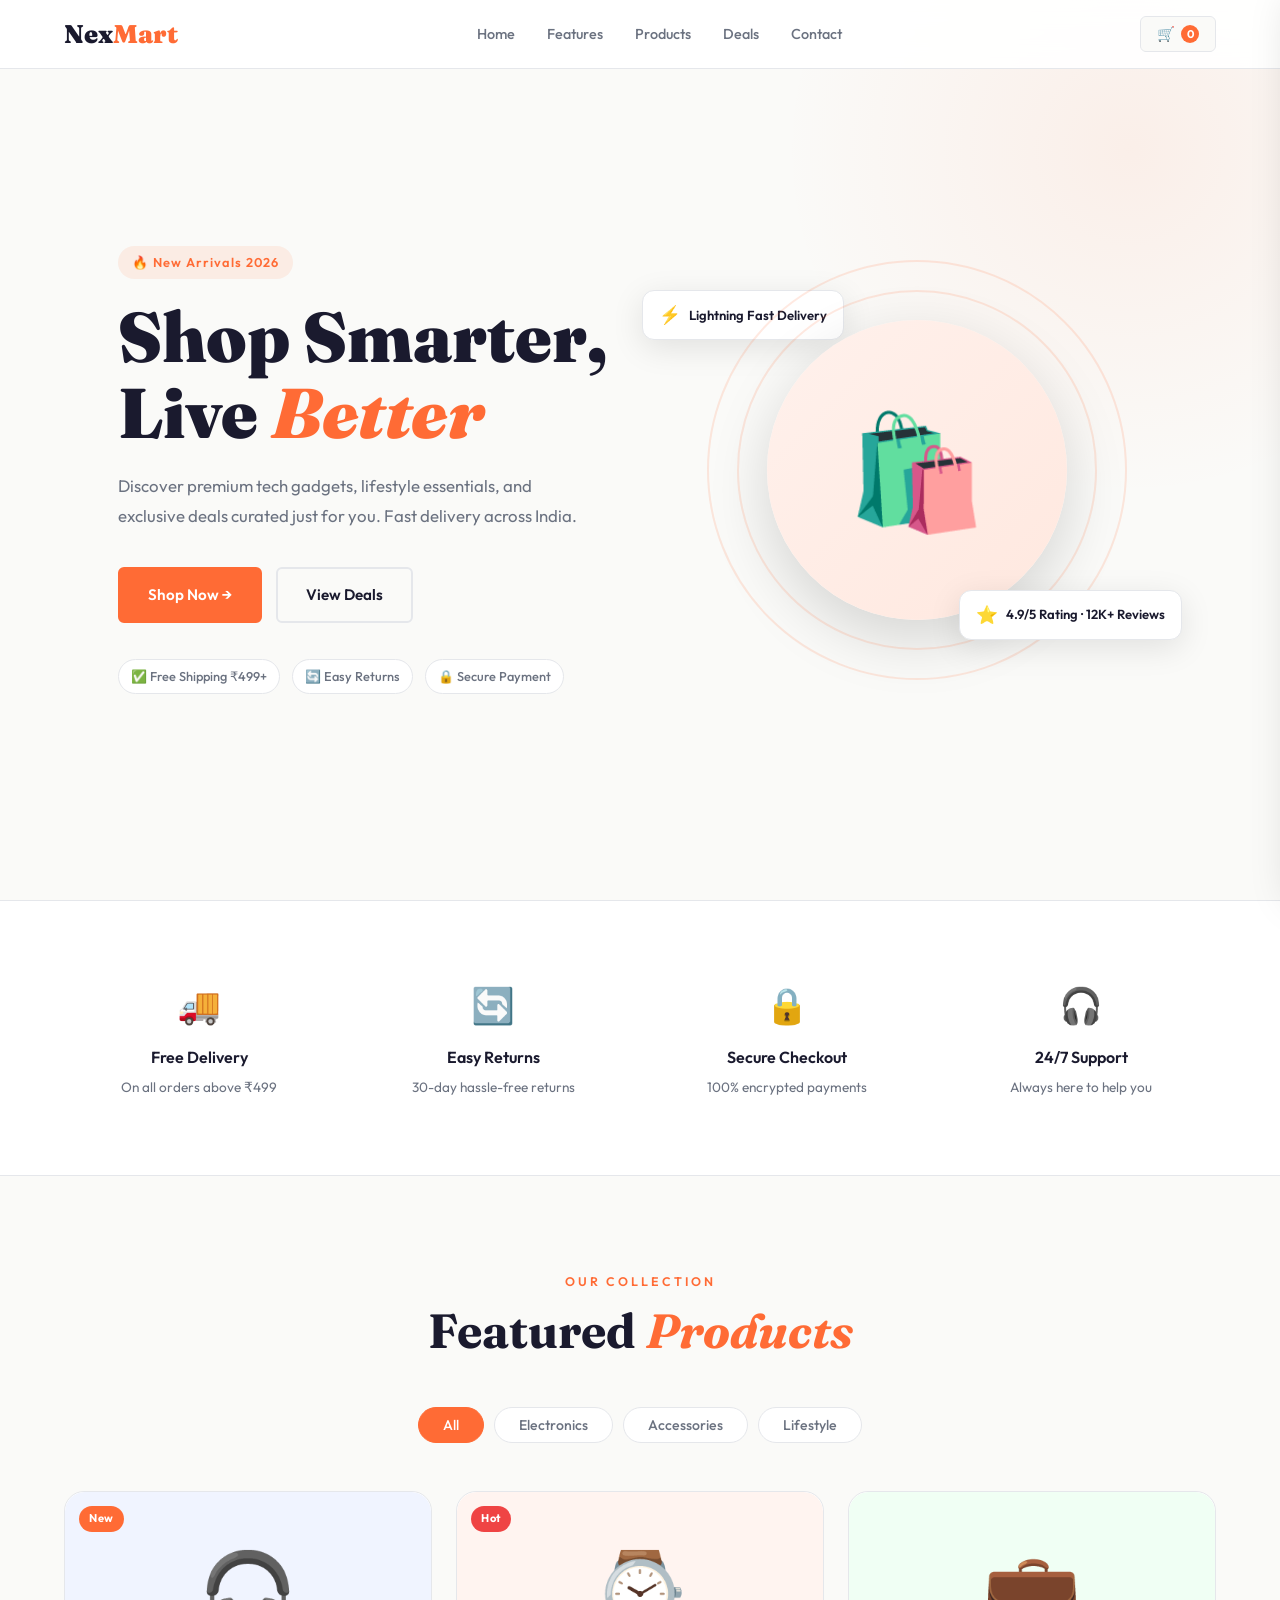
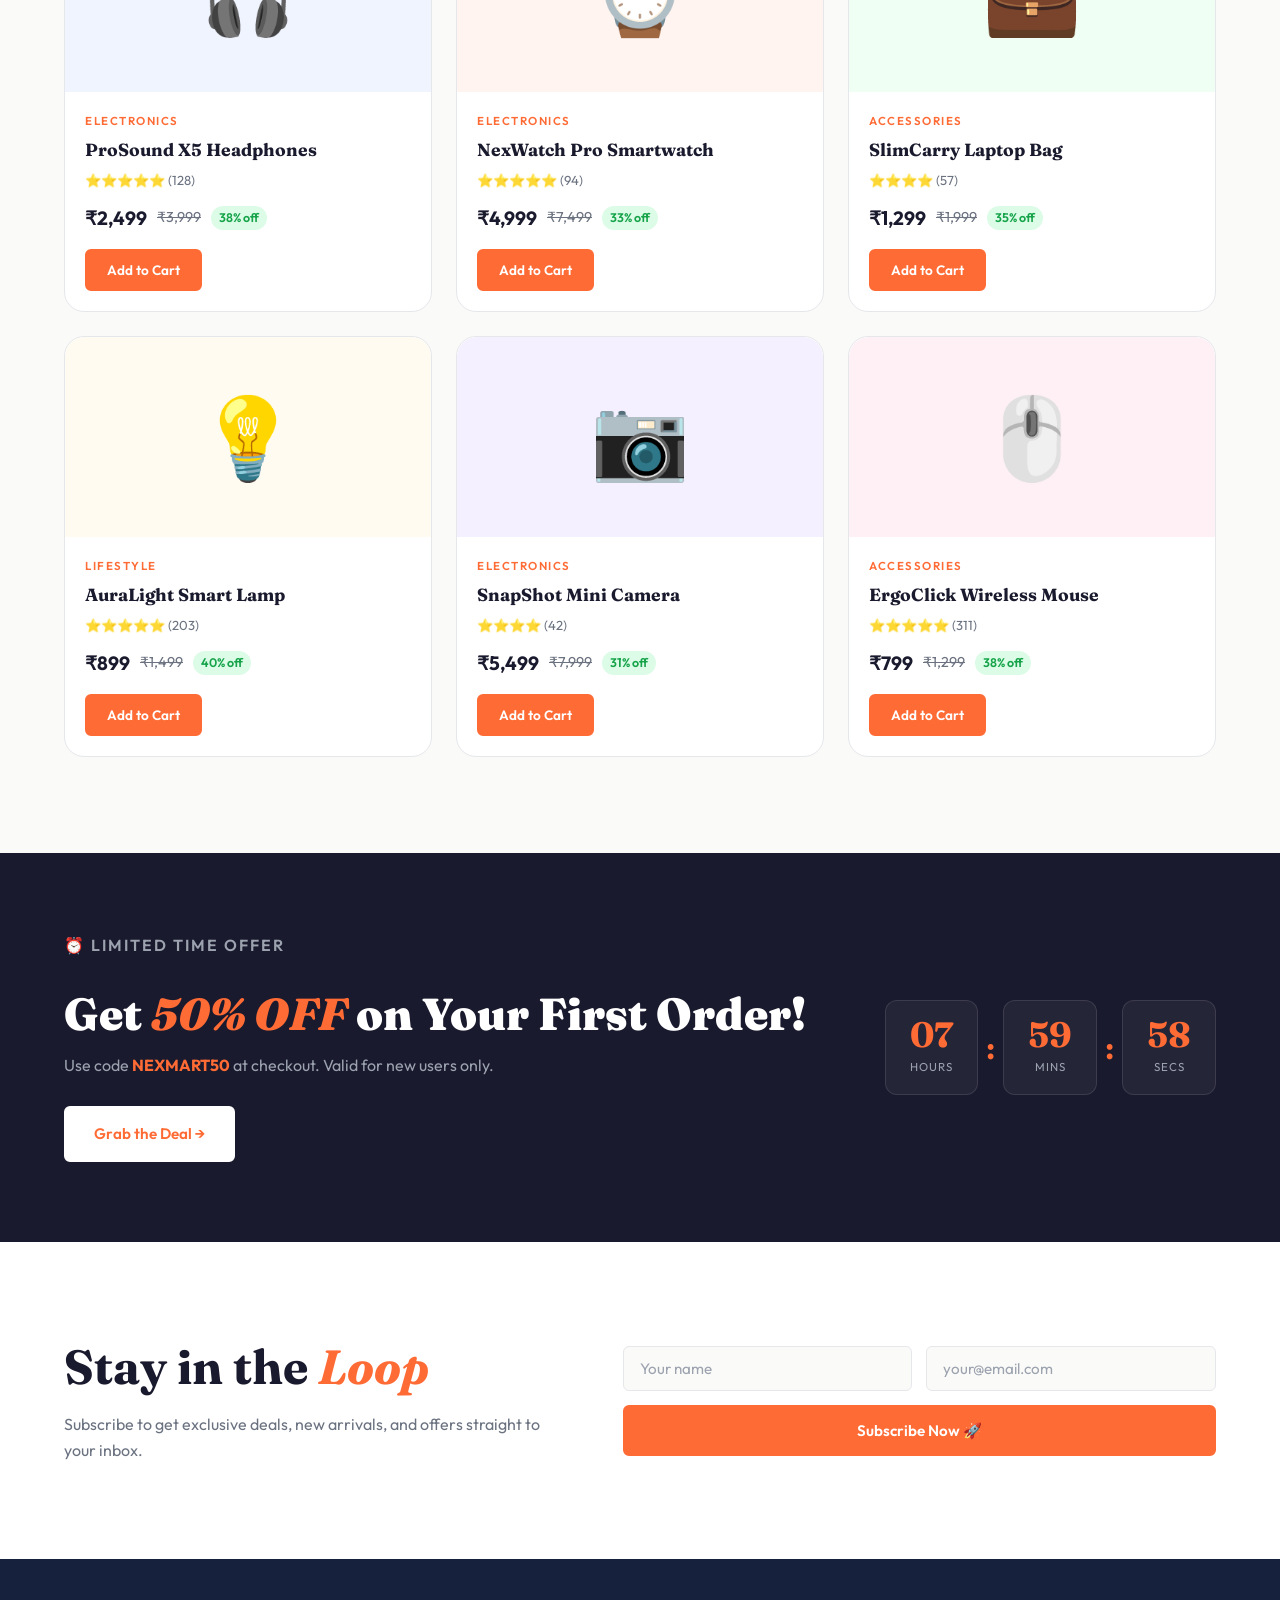
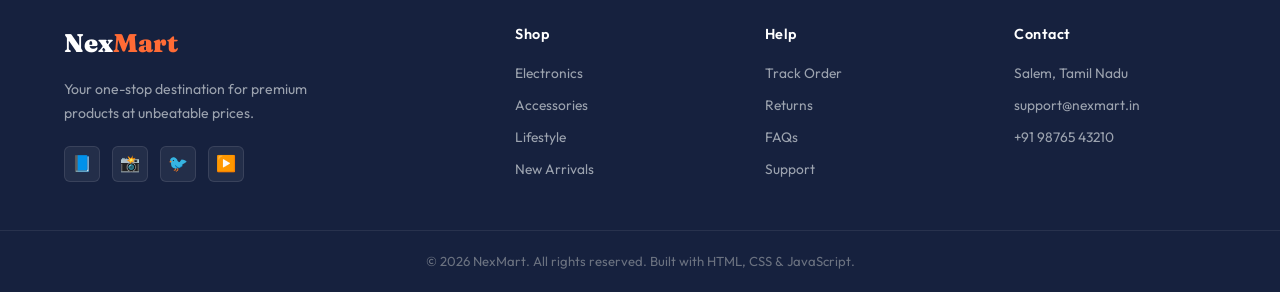
<file: Ecommerce_site/index.html>
<!DOCTYPE html>
<html lang="en">
<head>
  <meta charset="UTF-8" />
  <meta name="viewport" content="width=device-width, initial-scale=1.0"/>
  <title>NexMart — Shop the Future</title>
  <link href="https://fonts.googleapis.com/css2?family=Fraunces:wght@700;900&family=Outfit:wght@300;400;500;600&display=swap" rel="stylesheet"/>
  <link rel="stylesheet" href="style.css" />
</head>
<body>

  <!-- ── NAVBAR ── -->
  <header class="header" id="header">
    <nav class="nav container">
      <a href="#" class="nav__logo">Nex<span>Mart</span></a>

      <ul class="nav__links" id="navLinks">
        <li><a href="#hero">Home</a></li>
        <li><a href="#features">Features</a></li>
        <li><a href="#products">Products</a></li>
        <li><a href="#deals">Deals</a></li>
        <li><a href="#newsletter">Contact</a></li>
      </ul>

      <div class="nav__actions">
        <button class="nav__cart-btn" id="cartBtn" aria-label="Open cart">
          🛒 <span class="cart__count" id="cartCount">0</span>
        </button>
        <button class="nav__hamburger" id="hamburger" aria-label="Toggle menu">
          <span></span><span></span><span></span>
        </button>
      </div>
    </nav>
  </header>

  <!-- ── CART SIDEBAR ── -->
  <aside class="cart-sidebar" id="cartSidebar">
    <div class="cart-sidebar__header">
      <h3>Your Cart</h3>
      <button class="cart-sidebar__close" id="cartClose">✕</button>
    </div>
    <div class="cart-sidebar__body" id="cartBody">
      <p class="cart-empty">Your cart is empty. Start shopping!</p>
    </div>
    <div class="cart-sidebar__footer">
      <div class="cart-total">
        Total: <strong id="cartTotal">₹0</strong>
      </div>
      <button class="btn btn--primary btn--full">Checkout →</button>
    </div>
  </aside>
  <div class="cart-overlay" id="cartOverlay"></div>

  <!-- ── HERO ── -->
  <section class="hero" id="hero">
    <div class="hero__bg-shape"></div>
    <div class="container hero__grid">
      <div class="hero__text fade-up">
        <span class="hero__eyebrow">🔥 New Arrivals 2026</span>
        <h1 class="hero__title">Shop Smarter,<br>Live <em>Better</em></h1>
        <p class="hero__desc">
          Discover premium tech gadgets, lifestyle essentials, and exclusive deals
          curated just for you. Fast delivery across India.
        </p>
        <div class="hero__btns">
          <a href="#products" class="btn btn--primary">Shop Now →</a>
          <a href="#deals" class="btn btn--outline">View Deals</a>
        </div>
        <div class="hero__badges">
          <div class="badge">✅ Free Shipping ₹499+</div>
          <div class="badge">🔄 Easy Returns</div>
          <div class="badge">🔒 Secure Payment</div>
        </div>
      </div>
      <div class="hero__visual fade-right">
        <div class="hero__card-float hero__card-float--1">
          <span>⚡</span> Lightning Fast Delivery
        </div>
        <div class="hero__mockup">
          <div class="mockup__circle mockup__circle--1"></div>
          <div class="mockup__circle mockup__circle--2"></div>
          <div class="mockup__emoji">🛍️</div>
        </div>
        <div class="hero__card-float hero__card-float--2">
          <span>⭐</span> 4.9/5 Rating · 12K+ Reviews
        </div>
      </div>
    </div>
  </section>

  <!-- ── FEATURES ── -->
  <section class="features" id="features">
    <div class="container">
      <div class="features__grid">
        <div class="feature-item fade-up" data-delay="0">
          <div class="feature-item__icon">🚚</div>
          <h4>Free Delivery</h4>
          <p>On all orders above ₹499</p>
        </div>
        <div class="feature-item fade-up" data-delay="100">
          <div class="feature-item__icon">🔄</div>
          <h4>Easy Returns</h4>
          <p>30-day hassle-free returns</p>
        </div>
        <div class="feature-item fade-up" data-delay="200">
          <div class="feature-item__icon">🔒</div>
          <h4>Secure Checkout</h4>
          <p>100% encrypted payments</p>
        </div>
        <div class="feature-item fade-up" data-delay="300">
          <div class="feature-item__icon">🎧</div>
          <h4>24/7 Support</h4>
          <p>Always here to help you</p>
        </div>
      </div>
    </div>
  </section>

  <!-- ── PRODUCTS ── -->
  <section class="products section" id="products">
    <div class="container">
      <div class="section-header fade-up">
        <p class="section-eyebrow">Our Collection</p>
        <h2 class="section-title">Featured <em>Products</em></h2>
      </div>

      <!-- Filter Tabs -->
      <div class="filter-tabs fade-up">
        <button class="filter-tab active" data-filter="all">All</button>
        <button class="filter-tab" data-filter="electronics">Electronics</button>
        <button class="filter-tab" data-filter="accessories">Accessories</button>
        <button class="filter-tab" data-filter="lifestyle">Lifestyle</button>
      </div>

      <div class="products__grid" id="productsGrid">

        <div class="product-card fade-up" data-category="electronics">
          <div class="product-card__badge">New</div>
          <div class="product-card__img" style="background:#f0f4ff;">
            <div class="product-card__emoji">🎧</div>
          </div>
          <div class="product-card__body">
            <span class="product-card__cat">Electronics</span>
            <h3 class="product-card__name">ProSound X5 Headphones</h3>
            <div class="product-card__rating">
              ⭐⭐⭐⭐⭐ <span>(128)</span>
            </div>
            <div class="product-card__price-row">
              <span class="price">₹2,499</span>
              <span class="price--old">₹3,999</span>
              <span class="price--off">38% off</span>
            </div>
            <button class="btn btn--primary btn--sm add-to-cart"
              data-name="ProSound X5 Headphones" data-price="2499">
              Add to Cart
            </button>
          </div>
        </div>

        <div class="product-card fade-up" data-category="electronics" style="--delay:0.1s">
          <div class="product-card__badge product-card__badge--hot">Hot</div>
          <div class="product-card__img" style="background:#fff4f0;">
            <div class="product-card__emoji">⌚</div>
          </div>
          <div class="product-card__body">
            <span class="product-card__cat">Electronics</span>
            <h3 class="product-card__name">NexWatch Pro Smartwatch</h3>
            <div class="product-card__rating">
              ⭐⭐⭐⭐⭐ <span>(94)</span>
            </div>
            <div class="product-card__price-row">
              <span class="price">₹4,999</span>
              <span class="price--old">₹7,499</span>
              <span class="price--off">33% off</span>
            </div>
            <button class="btn btn--primary btn--sm add-to-cart"
              data-name="NexWatch Pro Smartwatch" data-price="4999">
              Add to Cart
            </button>
          </div>
        </div>

        <div class="product-card fade-up" data-category="accessories" style="--delay:0.2s">
          <div class="product-card__img" style="background:#f0fff4;">
            <div class="product-card__emoji">💼</div>
          </div>
          <div class="product-card__body">
            <span class="product-card__cat">Accessories</span>
            <h3 class="product-card__name">SlimCarry Laptop Bag</h3>
            <div class="product-card__rating">
              ⭐⭐⭐⭐ <span>(57)</span>
            </div>
            <div class="product-card__price-row">
              <span class="price">₹1,299</span>
              <span class="price--old">₹1,999</span>
              <span class="price--off">35% off</span>
            </div>
            <button class="btn btn--primary btn--sm add-to-cart"
              data-name="SlimCarry Laptop Bag" data-price="1299">
              Add to Cart
            </button>
          </div>
        </div>

        <div class="product-card fade-up" data-category="lifestyle" style="--delay:0.3s">
          <div class="product-card__img" style="background:#fffbf0;">
            <div class="product-card__emoji">💡</div>
          </div>
          <div class="product-card__body">
            <span class="product-card__cat">Lifestyle</span>
            <h3 class="product-card__name">AuraLight Smart Lamp</h3>
            <div class="product-card__rating">
              ⭐⭐⭐⭐⭐ <span>(203)</span>
            </div>
            <div class="product-card__price-row">
              <span class="price">₹899</span>
              <span class="price--old">₹1,499</span>
              <span class="price--off">40% off</span>
            </div>
            <button class="btn btn--primary btn--sm add-to-cart"
              data-name="AuraLight Smart Lamp" data-price="899">
              Add to Cart
            </button>
          </div>
        </div>

        <div class="product-card fade-up" data-category="electronics" style="--delay:0.1s">
          <div class="product-card__img" style="background:#f5f0ff;">
            <div class="product-card__emoji">📷</div>
          </div>
          <div class="product-card__body">
            <span class="product-card__cat">Electronics</span>
            <h3 class="product-card__name">SnapShot Mini Camera</h3>
            <div class="product-card__rating">
              ⭐⭐⭐⭐ <span>(42)</span>
            </div>
            <div class="product-card__price-row">
              <span class="price">₹5,499</span>
              <span class="price--old">₹7,999</span>
              <span class="price--off">31% off</span>
            </div>
            <button class="btn btn--primary btn--sm add-to-cart"
              data-name="SnapShot Mini Camera" data-price="5499">
              Add to Cart
            </button>
          </div>
        </div>

        <div class="product-card fade-up" data-category="accessories" style="--delay:0.2s">
          <div class="product-card__img" style="background:#fff0f5;">
            <div class="product-card__emoji">🖱️</div>
          </div>
          <div class="product-card__body">
            <span class="product-card__cat">Accessories</span>
            <h3 class="product-card__name">ErgoClick Wireless Mouse</h3>
            <div class="product-card__rating">
              ⭐⭐⭐⭐⭐ <span>(311)</span>
            </div>
            <div class="product-card__price-row">
              <span class="price">₹799</span>
              <span class="price--old">₹1,299</span>
              <span class="price--off">38% off</span>
            </div>
            <button class="btn btn--primary btn--sm add-to-cart"
              data-name="ErgoClick Wireless Mouse" data-price="799">
              Add to Cart
            </button>
          </div>
        </div>

      </div>
    </div>
  </section>

  <!-- ── DEALS BANNER ── -->
  <section class="deals" id="deals">
    <div class="container">
      <div class="deals__inner fade-up">
        <div class="deals__text">
          <p class="deals__eyebrow">⏰ Limited Time Offer</p>
          <h2>Get <em>50% OFF</em> on Your First Order!</h2>
          <p>Use code <strong>NEXMART50</strong> at checkout. Valid for new users only.</p>
          <a href="#products" class="btn btn--white">Grab the Deal →</a>
        </div>
        <div class="deals__countdown" id="countdown">
          <div class="countdown-box">
            <span id="cd-hours">08</span>
            <small>Hours</small>
          </div>
          <div class="countdown-sep">:</div>
          <div class="countdown-box">
            <span id="cd-mins">24</span>
            <small>Mins</small>
          </div>
          <div class="countdown-sep">:</div>
          <div class="countdown-box">
            <span id="cd-secs">00</span>
            <small>Secs</small>
          </div>
        </div>
      </div>
    </div>
  </section>

  <!-- ── NEWSLETTER ── -->
  <section class="newsletter section" id="newsletter">
    <div class="container">
      <div class="newsletter__inner fade-up">
        <div class="newsletter__text">
          <h2 class="section-title">Stay in the <em>Loop</em></h2>
          <p>Subscribe to get exclusive deals, new arrivals, and offers straight to your inbox.</p>
        </div>
        <div class="newsletter__form-wrap">
          <div class="success-toast" id="successToast">
            ✅ Subscribed successfully! Check your inbox.
          </div>
          <form class="newsletter__form" id="newsletterForm" novalidate>
            <div class="form-row">
              <div class="form-group">
                <input type="text" id="subName" placeholder="Your name" />
                <span class="err-msg" id="subNameErr">Please enter your name.</span>
              </div>
              <div class="form-group">
                <input type="email" id="subEmail" placeholder="your@email.com" />
                <span class="err-msg" id="subEmailErr">Enter a valid email address.</span>
              </div>
            </div>
            <button type="submit" class="btn btn--primary btn--full">
              Subscribe Now 🚀
            </button>
          </form>
        </div>
      </div>
    </div>
  </section>

  <!-- ── FOOTER ── -->
  <footer class="footer">
    <div class="container footer__grid">
      <div class="footer__brand">
        <div class="footer__logo">Nex<span>Mart</span></div>
        <p>Your one-stop destination for premium products at unbeatable prices.</p>
        <div class="footer__socials">
          <a href="#">📘</a>
          <a href="#">📸</a>
          <a href="#">🐦</a>
          <a href="#">▶️</a>
        </div>
      </div>
      <div class="footer__col">
        <h4>Shop</h4>
        <ul>
          <li><a href="#">Electronics</a></li>
          <li><a href="#">Accessories</a></li>
          <li><a href="#">Lifestyle</a></li>
          <li><a href="#">New Arrivals</a></li>
        </ul>
      </div>
      <div class="footer__col">
        <h4>Help</h4>
        <ul>
          <li><a href="#">Track Order</a></li>
          <li><a href="#">Returns</a></li>
          <li><a href="#">FAQs</a></li>
          <li><a href="#">Support</a></li>
        </ul>
      </div>
      <div class="footer__col">
        <h4>Contact</h4>
        <ul>
          <li>Salem, Tamil Nadu</li>
          <li>support@nexmart.in</li>
          <li>+91 98765 43210</li>
        </ul>
      </div>
    </div>
    <div class="footer__bottom">
      <p>© 2026 NexMart. All rights reserved. Built with HTML, CSS &amp; JavaScript.</p>
    </div>
  </footer>

  <script src="script.js"></script>
</body>
</html>
</file>
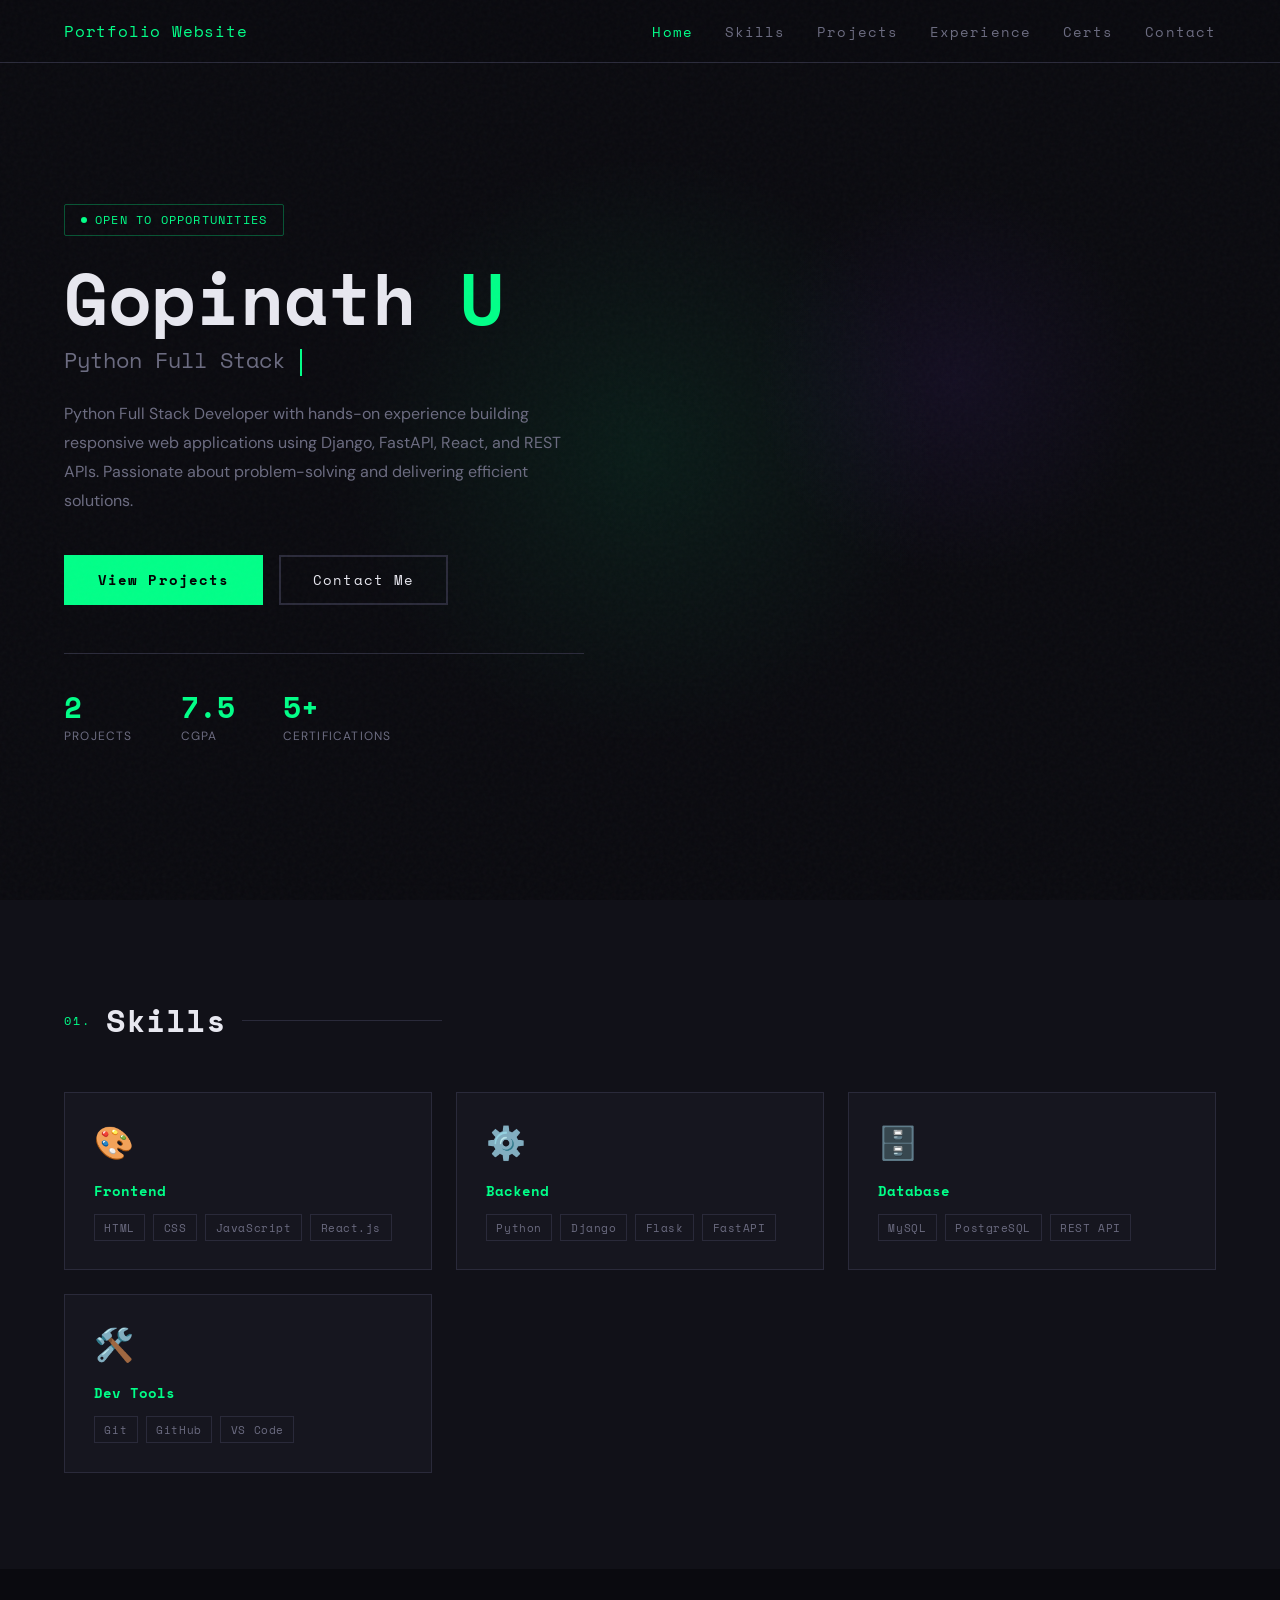
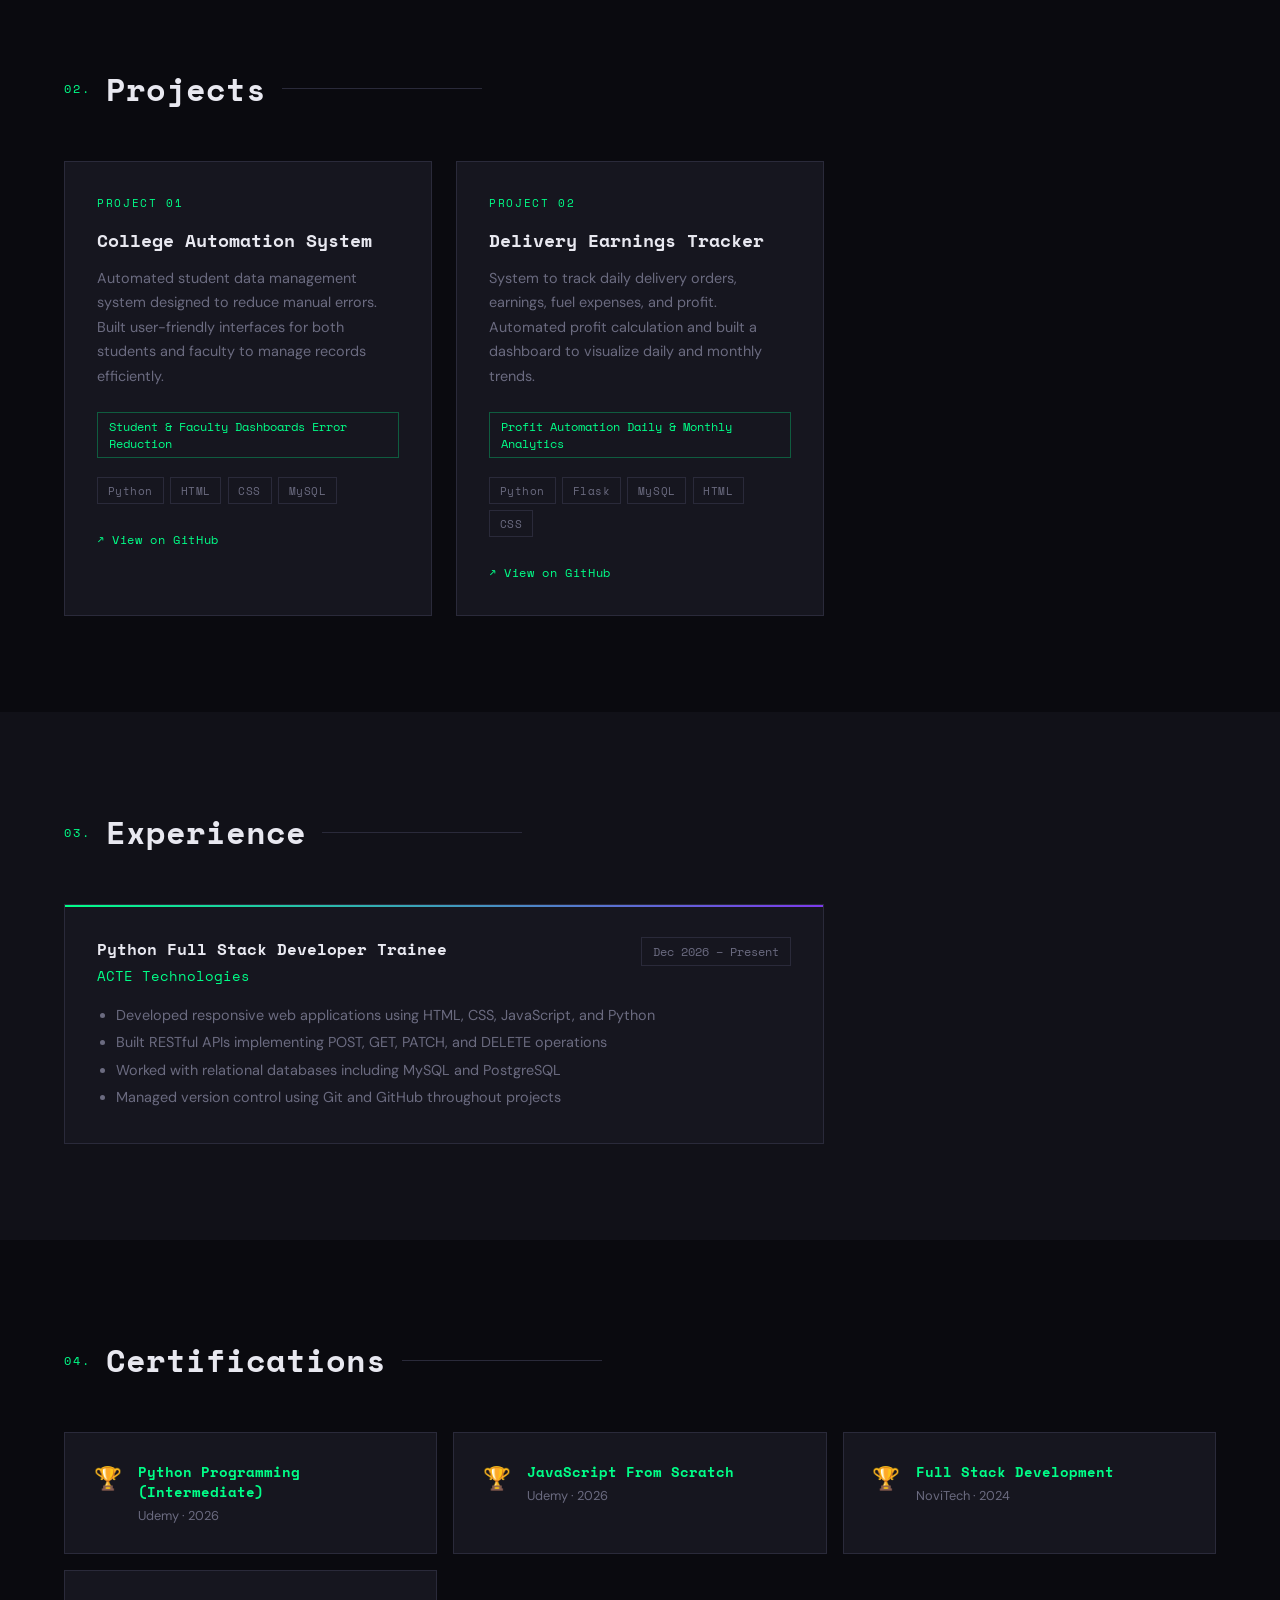
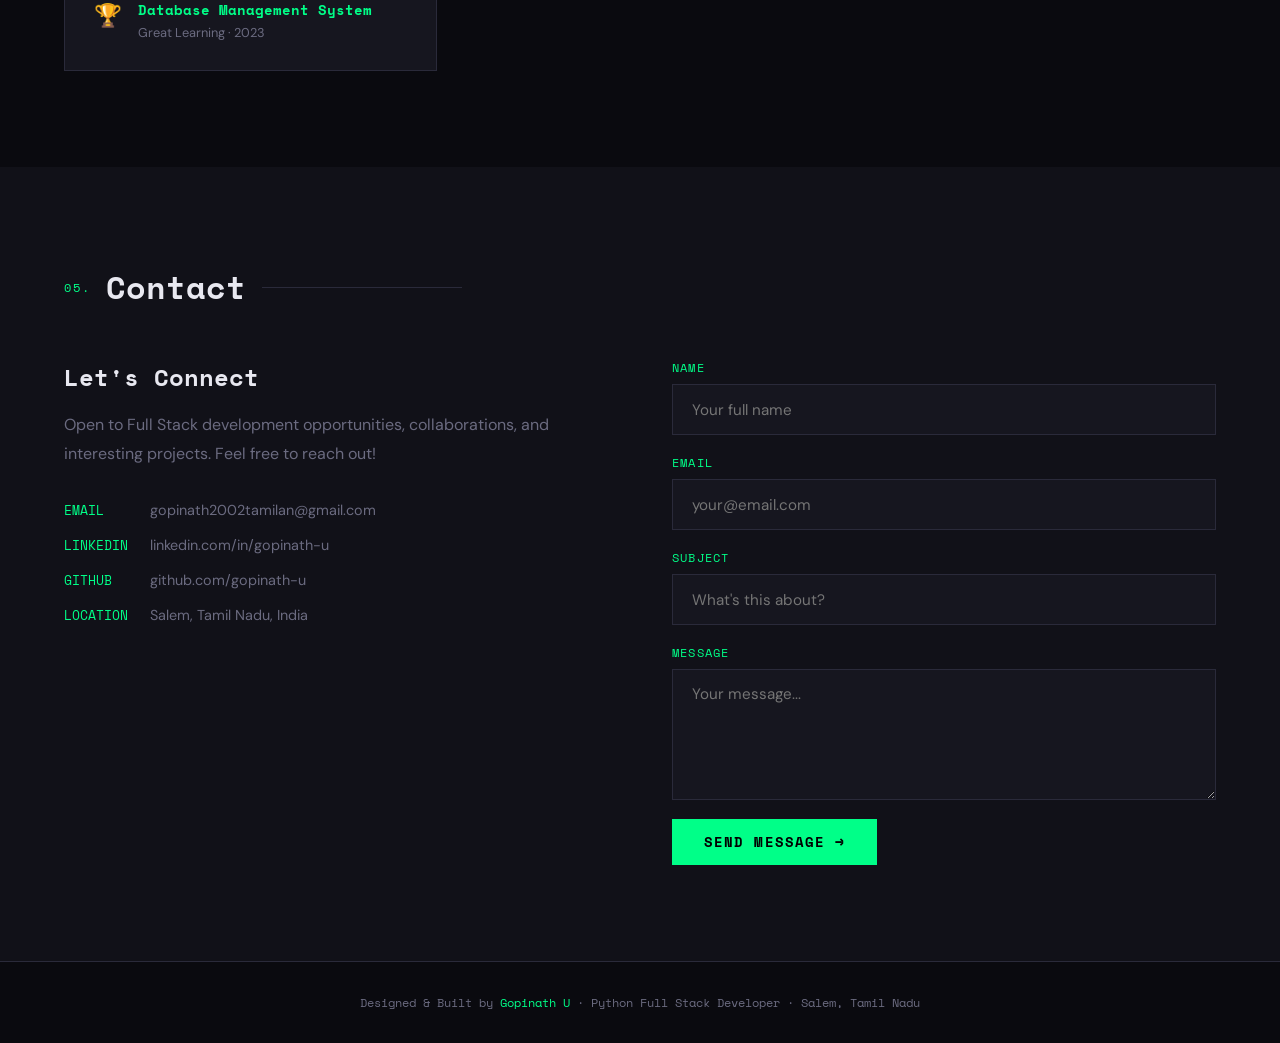
<file: Portfolio_Website/index.html>
<!DOCTYPE html>
<html lang="en">
<head>
  <meta charset="UTF-8" />
  <meta name="viewport" content="width=device-width, initial-scale=1.0"/>
  <title>Gopinath U | Python Full Stack Developer</title>
  <link href="https://fonts.googleapis.com/css2?family=Space+Mono:wght@400;700&family=DM+Sans:wght@300;400;500;700&display=swap" rel="stylesheet"/>
  <link rel="stylesheet" href="style.css" />
</head>
<body>

  <!-- ── NAV ── -->
  <nav>
    <div class="nav-logo">Portfolio Website</div>
    <ul class="nav-links" id="navLinks">
      <li><a href="#hero">Home</a></li>
      <li><a href="#skills">Skills</a></li>
      <li><a href="#projects">Projects</a></li>
      <li><a href="#experience">Experience</a></li>
      <li><a href="#certifications">Certs</a></li>
      <li><a href="#contact">Contact</a></li>
    </ul>
    <div class="hamburger" id="hamburger">
      <span></span><span></span><span></span>
    </div>
  </nav>

  <!-- ── HERO ── -->
  <section id="hero">
    <div class="hero-glow"></div>
    <div class="hero-glow2"></div>
    <div class="hero-content">
      <div class="hero-tag">OPEN TO OPPORTUNITIES</div>
      <h1 class="hero-name">
        Gopinath <span class="accent">U
      </h1>
      <div id="typed-role">
        <span id="typed-text"></span>
        <span class="cursor"></span>
      </div>
      <p class="hero-desc">
        Python Full Stack Developer with hands-on experience building responsive
        web applications using Django, FastAPI, React, and REST APIs.
        Passionate about problem-solving and delivering efficient solutions.
      </p>
      <div class="hero-btns">
        <a href="#projects" class="btn-primary">View Projects</a>
        <a href="#contact" class="btn-outline">Contact Me</a>
      </div>
      <div class="hero-stats">
        <div>
          <div class="stat-num">2</div>
          <div class="stat-label">Projects</div>
        </div>
        <div>
          <div class="stat-num">7.5</div>
          <div class="stat-label">CGPA</div>
        </div>
        <div>
          <div class="stat-num">5+</div>
          <div class="stat-label">Certifications</div>
        </div>
      </div>
    </div>
  </section>

  <!-- ── SKILLS ── -->
  <section id="skills">
    <div class="section-header reveal">
      <span class="section-num">01.</span>
      <h2 class="section-title">Skills</h2>
      <div class="section-line"></div>
    </div>
    <div class="skills-grid">

      <div class="skill-card reveal">
        <div class="skill-icon">🎨</div>
        <div class="skill-name">Frontend</div>
        <div class="skill-tags">
          <span class="tag">HTML</span>
          <span class="tag">CSS</span>
          <span class="tag">JavaScript</span>
          <span class="tag">React.js</span>
        </div>
      </div>

      <div class="skill-card reveal">
        <div class="skill-icon">⚙️</div>
        <div class="skill-name">Backend</div>
        <div class="skill-tags">
          <span class="tag">Python</span>
          <span class="tag">Django</span>
          <span class="tag">Flask</span>
          <span class="tag">FastAPI</span>
        </div>
      </div>

      <div class="skill-card reveal">
        <div class="skill-icon">🗄️</div>
        <div class="skill-name">Database</div>
        <div class="skill-tags">
          <span class="tag">MySQL</span>
          <span class="tag">PostgreSQL</span>
          <span class="tag">REST API</span>
        </div>
      </div>

      <div class="skill-card reveal">
        <div class="skill-icon">🛠️</div>
        <div class="skill-name">Dev Tools</div>
        <div class="skill-tags">
          <span class="tag">Git</span>
          <span class="tag">GitHub</span>
          <span class="tag">VS Code</span>
        </div>
      </div>

    </div>
  </section>

  <!-- ── PROJECTS ── -->
  <section id="projects">
    <div class="section-header reveal">
      <span class="section-num">02.</span>
      <h2 class="section-title">Projects</h2>
      <div class="section-line"></div>
    </div>
    <div class="projects-grid">

      <div class="project-card reveal">
        <div class="project-num">PROJECT 01</div>
        <div class="project-name">College Automation System</div>
        <p class="project-desc">
          Automated student data management system designed to reduce manual errors.
          Built user-friendly interfaces for both students and faculty to manage records efficiently.
        </p>
        <div class="project-metric">Student &amp; Faculty Dashboards Error Reduction</div>
        <div class="project-stack">
          <span class="tag">Python</span>
          <span class="tag">HTML</span>
          <span class="tag">CSS</span>
          <span class="tag">MySQL</span>
        </div>
        <a href="#" class="project-link">↗ View on GitHub</a>
      </div>

      <div class="project-card reveal">
        <div class="project-num">PROJECT 02</div>
        <div class="project-name">Delivery Earnings Tracker</div>
        <p class="project-desc">
          System to track daily delivery orders, earnings, fuel expenses, and profit.
          Automated profit calculation and built a dashboard to visualize daily and monthly trends.
        </p>
        <div class="project-metric">Profit Automation Daily &amp; Monthly Analytics</div>
        <div class="project-stack">
          <span class="tag">Python</span>
          <span class="tag">Flask</span>
          <span class="tag">MySQL</span>
          <span class="tag">HTML</span>
          <span class="tag">CSS</span>
        </div>
        <a href="https://github.com/Gopinat87/MY_PROJETCS/tree/main/Delivery_Earnings_tracker" class="project-link" target="_blank">↗ View on GitHub</a>
      </div>

    </div>
  </section>

  <!-- ── EXPERIENCE ── -->
  <section id="experience" class="bg-surface">
    <div class="section-header reveal">
      <span class="section-num">03.</span>
      <h2 class="section-title">Experience</h2>
      <div class="section-line"></div>
    </div>
    <div class="reveal exp-wrapper">
      <div class="exp-card">
        <div class="exp-top-bar"></div>
        <div class="exp-header">
          <div>
            <div class="exp-role">Python Full Stack Developer Trainee</div>
            <div class="exp-company">ACTE Technologies</div>
          </div>
          <div class="exp-date">Dec 2026 – Present</div>
        </div>
        <ul class="exp-list">
          <li>Developed responsive web applications using HTML, CSS, JavaScript, and Python</li>
          <li>Built RESTful APIs implementing POST, GET, PATCH, and DELETE operations</li>
          <li>Worked with relational databases including MySQL and PostgreSQL</li>
          <li>Managed version control using Git and GitHub throughout projects</li>
        </ul>
      </div>
    </div>
  </section>

  <!-- ── CERTIFICATIONS ── -->
  <section id="certifications">
    <div class="section-header reveal">
      <span class="section-num">04.</span>
      <h2 class="section-title">Certifications</h2>
      <div class="section-line"></div>
    </div>
    <div class="certs-grid">

      <div class="skill-card cert-card reveal">
        <div class="cert-icon">🏆</div>
        <div>
          <div class="cert-title">Python Programming (Intermediate)</div>
          <div class="cert-meta">Udemy · 2026</div>
        </div>
      </div>

      <div class="skill-card cert-card reveal">
        <div class="cert-icon">🏆</div>
        <div>
          <div class="cert-title">JavaScript From Scratch</div>
          <div class="cert-meta">Udemy · 2026</div>
        </div>
      </div>

      <div class="skill-card cert-card reveal">
        <div class="cert-icon">🏆</div>
        <div>
          <div class="cert-title">Full Stack Development</div>
          <div class="cert-meta">NoviTech · 2024</div>
        </div>
      </div>

      <div class="skill-card cert-card reveal">
        <div class="cert-icon">🏆</div>
        <div>
          <div class="cert-title">Database Management System</div>
          <div class="cert-meta">Great Learning · 2023</div>
        </div>
      </div>
    </div>
  </section>

  <!-- ── CONTACT ── -->
  <section id="contact" class="bg-surface">
    <div class="section-header reveal">
      <span class="section-num">05.</span>
      <h2 class="section-title">Contact</h2>
      <div class="section-line"></div>
    </div>
    <div class="contact-wrapper">

      <div class="contact-info reveal">
        <h3>Let's Connect</h3>
        <p>Open to Full Stack development opportunities, collaborations, and interesting projects. Feel free to reach out!</p>
        <div class="contact-detail">
          <span>EMAIL</span>
          <span><a href="mailto:gopinath2002tamilan@gmail.com">gopinath2002tamilan@gmail.com</a></span>
        </div>
        <div class="contact-detail">
          <span>LINKEDIN</span>
          <span>linkedin.com/in/gopinath-u</span>
        </div>
        <div class="contact-detail">
          <span>GITHUB</span>
          <span>github.com/gopinath-u</span>
        </div>
        <div class="contact-detail">
          <span>LOCATION</span>
          <span>Salem, Tamil Nadu, India</span>
        </div>
      </div>

      <div class="reveal">
        <div class="success-msg" id="successMsg">
          ✓ Message sent successfully! I'll get back to you soon.
        </div>
        <form class="contact-form" id="contactForm" novalidate>
          <div class="form-group">
            <label for="fname">Name</label>
            <input type="text" id="fname" placeholder="Your full name" />
            <span class="error-msg" id="nameErr">Name must be at least 2 characters.</span>
          </div>
          <div class="form-group">
            <label for="femail">Email</label>
            <input type="email" id="femail" placeholder="your@email.com" />
            <span class="error-msg" id="emailErr">Please enter a valid email address.</span>
          </div>
          <div class="form-group">
            <label for="fsubject">Subject</label>
            <input type="text" id="fsubject" placeholder="What's this about?" />
            <span class="error-msg" id="subjectErr">Subject cannot be empty.</span>
          </div>
          <div class="form-group">
            <label for="fmessage">Message</label>
            <textarea id="fmessage" rows="5" placeholder="Your message..."></textarea>
            <span class="error-msg" id="msgErr">Message must be at least 10 characters.</span>
          </div>
          <button type="submit" class="btn-primary btn-submit">
            SEND MESSAGE →
          </button>
        </form>
      </div>

    </div>
  </section>

  <!-- ── FOOTER ── -->
  <footer>
    <p>Designed &amp; Built by <span>Gopinath U</span> · Python Full Stack Developer · Salem, Tamil Nadu</p>
  </footer>

  <script src="script.js"></script>
</body>
</html>
</file>
<file: Ecommerce_site/style.css>
/* =====================================================
   NEXMART — E-Commerce Landing Page
   style.css  |  Task 2 — Responsive Web Page
   ===================================================== */

/* ── CSS Variables ── */
:root {
  --clr-primary:   #ff6b35;
  --clr-primary-d: #e85520;
  --clr-dark:      #1a1a2e;
  --clr-dark2:     #16213e;
  --clr-white:     #ffffff;
  --clr-off-white: #fafaf8;
  --clr-text:      #2d2d2d;
  --clr-muted:     #6b7280;
  --clr-border:    #e5e7eb;
  --clr-success:   #10b981;

  --font-display: 'Fraunces', Georgia, serif;
  --font-body:    'Outfit', sans-serif;

  --radius-sm:  6px;
  --radius:     12px;
  --radius-lg:  20px;
  --shadow-sm:  0 2px 8px rgba(0,0,0,0.06);
  --shadow:     0 8px 32px rgba(0,0,0,0.10);
  --shadow-lg:  0 20px 60px rgba(0,0,0,0.15);
  --transition: 0.3s ease;
}

/* ── Reset ── */
*, *::before, *::after { box-sizing: border-box; margin: 0; padding: 0; }
html { scroll-behavior: smooth; }
body {
  font-family: var(--font-body);
  color: var(--clr-text);
  background: var(--clr-white);
  overflow-x: hidden;
  line-height: 1.6;
}
a { text-decoration: none; color: inherit; }
ul { list-style: none; }
img { display: block; max-width: 100%; }
button { font-family: var(--font-body); cursor: pointer; }

/* ── Container ── */
.container {
  max-width: 1200px;
  margin: 0 auto;
  padding: 0 24px;
}

/* ── Section Spacing ── */
.section { padding: 96px 0; }

/* ── Section Header ── */
.section-header  { text-align: center; margin-bottom: 48px; }
.section-eyebrow {
  font-size: 0.78rem;
  font-weight: 600;
  letter-spacing: 3px;
  text-transform: uppercase;
  color: var(--clr-primary);
  margin-bottom: 10px;
}
.section-title {
  font-family: var(--font-display);
  font-size: clamp(2rem, 4vw, 3rem);
  font-weight: 700;
  color: var(--clr-dark);
  line-height: 1.2;
}
.section-title em {
  font-style: italic;
  color: var(--clr-primary);
}

/* ── Buttons ── */
.btn {
  display: inline-flex;
  align-items: center;
  justify-content: center;
  gap: 6px;
  padding: 14px 28px;
  border-radius: var(--radius-sm);
  font-size: 0.95rem;
  font-weight: 600;
  border: 2px solid transparent;
  transition: all var(--transition);
  cursor: pointer;
}
.btn--primary {
  background: var(--clr-primary);
  color: var(--clr-white);
  border-color: var(--clr-primary);
}
.btn--primary:hover {
  background: var(--clr-primary-d);
  border-color: var(--clr-primary-d);
  transform: translateY(-2px);
  box-shadow: 0 8px 24px rgba(255,107,53,0.35);
}
.btn--outline {
  background: transparent;
  color: var(--clr-dark);
  border-color: var(--clr-border);
}
.btn--outline:hover {
  border-color: var(--clr-primary);
  color: var(--clr-primary);
  transform: translateY(-2px);
}
.btn--white {
  background: var(--clr-white);
  color: var(--clr-primary);
  border-color: var(--clr-white);
}
.btn--white:hover {
  background: var(--clr-off-white);
  transform: translateY(-2px);
}
.btn--sm { padding: 10px 20px; font-size: 0.85rem; }
.btn--full { width: 100%; }

/* ── Scroll Animations ── */
.fade-up {
  opacity: 0;
  transform: translateY(40px);
  transition: opacity 0.65s ease, transform 0.65s ease;
  transition-delay: var(--delay, 0s);
}
.fade-right {
  opacity: 0;
  transform: translateX(40px);
  transition: opacity 0.7s ease, transform 0.7s ease;
}
.fade-up.visible, .fade-right.visible {
  opacity: 1;
  transform: none;
}

/* =====================================================
   HEADER / NAVBAR
   ===================================================== */
.header {
  position: fixed;
  top: 0; left: 0; right: 0;
  z-index: 1000;
  background: rgba(255,255,255,0.92);
  backdrop-filter: blur(12px);
  border-bottom: 1px solid var(--clr-border);
  transition: box-shadow var(--transition);
}
.header.scrolled { box-shadow: var(--shadow); }

.nav {
  display: flex;
  align-items: center;
  justify-content: space-between;
  height: 68px;
  gap: 24px;
}

.nav__logo {
  font-family: var(--font-display);
  font-size: 1.6rem;
  font-weight: 900;
  color: var(--clr-dark);
}
.nav__logo span { color: var(--clr-primary); }

.nav__links {
  display: flex;
  gap: 32px;
  align-items: center;
}
.nav__links a {
  font-size: 0.9rem;
  font-weight: 500;
  color: var(--clr-muted);
  transition: color var(--transition);
  position: relative;
}
.nav__links a::after {
  content: '';
  position: absolute;
  bottom: -4px; left: 0;
  width: 0; height: 2px;
  background: var(--clr-primary);
  border-radius: 2px;
  transition: width var(--transition);
}
.nav__links a:hover { color: var(--clr-primary); }
.nav__links a:hover::after { width: 100%; }

.nav__actions { display: flex; align-items: center; gap: 12px; }

.nav__cart-btn {
  position: relative;
  background: var(--clr-off-white);
  border: 1px solid var(--clr-border);
  border-radius: var(--radius-sm);
  padding: 8px 16px;
  font-size: 0.9rem;
  font-weight: 600;
  color: var(--clr-dark);
  transition: all var(--transition);
  display: flex;
  align-items: center;
  gap: 6px;
}
.nav__cart-btn:hover {
  background: var(--clr-primary);
  color: var(--clr-white);
  border-color: var(--clr-primary);
}

.cart__count {
  background: var(--clr-primary);
  color: white;
  font-size: 0.7rem;
  font-weight: 700;
  width: 18px; height: 18px;
  border-radius: 50%;
  display: flex;
  align-items: center;
  justify-content: center;
}

.nav__hamburger {
  display: none;
  flex-direction: column;
  gap: 5px;
  background: none;
  border: none;
  padding: 4px;
}
.nav__hamburger span {
  display: block;
  width: 22px; height: 2px;
  background: var(--clr-dark);
  border-radius: 2px;
  transition: all var(--transition);
}
.nav__hamburger.open span:nth-child(1) { transform: rotate(45deg) translate(5px,5px); }
.nav__hamburger.open span:nth-child(2) { opacity: 0; }
.nav__hamburger.open span:nth-child(3) { transform: rotate(-45deg) translate(5px,-5px); }

/* =====================================================
   CART SIDEBAR
   ===================================================== */
.cart-sidebar {
  position: fixed;
  top: 0; right: -380px;
  width: 360px; height: 100vh;
  background: var(--clr-white);
  box-shadow: -8px 0 40px rgba(0,0,0,0.15);
  z-index: 2000;
  display: flex;
  flex-direction: column;
  transition: right var(--transition);
}
.cart-sidebar.open { right: 0; }

.cart-sidebar__header {
  display: flex;
  justify-content: space-between;
  align-items: center;
  padding: 20px 24px;
  border-bottom: 1px solid var(--clr-border);
}
.cart-sidebar__header h3 {
  font-family: var(--font-display);
  font-size: 1.2rem;
  font-weight: 700;
}
.cart-sidebar__close {
  background: var(--clr-off-white);
  border: 1px solid var(--clr-border);
  border-radius: var(--radius-sm);
  width: 32px; height: 32px;
  font-size: 0.9rem;
  cursor: pointer;
  transition: all var(--transition);
}
.cart-sidebar__close:hover { background: #fee2e2; border-color: #f87171; }

.cart-sidebar__body {
  flex: 1;
  overflow-y: auto;
  padding: 16px 24px;
}
.cart-empty {
  color: var(--clr-muted);
  font-size: 0.9rem;
  text-align: center;
  margin-top: 40px;
}

.cart-item {
  display: flex;
  justify-content: space-between;
  align-items: center;
  padding: 12px 0;
  border-bottom: 1px solid var(--clr-border);
  gap: 12px;
}
.cart-item__name { font-size: 0.9rem; font-weight: 500; flex: 1; }
.cart-item__price { font-size: 0.9rem; font-weight: 700; color: var(--clr-primary); }
.cart-item__remove {
  background: none;
  border: none;
  color: var(--clr-muted);
  font-size: 1rem;
  cursor: pointer;
  transition: color var(--transition);
}
.cart-item__remove:hover { color: #ef4444; }

.cart-sidebar__footer {
  padding: 20px 24px;
  border-top: 1px solid var(--clr-border);
}
.cart-total {
  display: flex;
  justify-content: space-between;
  font-size: 1rem;
  margin-bottom: 16px;
}
.cart-total strong { color: var(--clr-primary); font-size: 1.2rem; }

.cart-overlay {
  position: fixed;
  inset: 0;
  background: rgba(0,0,0,0.5);
  z-index: 1999;
  display: none;
  backdrop-filter: blur(2px);
}
.cart-overlay.show { display: block; }

/* =====================================================
   HERO
   ===================================================== */
.hero {
  min-height: 100vh;
  padding: 120px 0 80px;
  background: var(--clr-off-white);
  position: relative;
  overflow: hidden;
  display: flex;
  align-items: center;
}
.hero__bg-shape {
  position: absolute;
  top: -200px; right: -200px;
  width: 700px; height: 700px;
  background: radial-gradient(circle, rgba(255,107,53,0.08) 0%, transparent 70%);
  border-radius: 50%;
  pointer-events: none;
}
.hero__grid {
  display: grid;
  grid-template-columns: 1fr 1fr;
  gap: 64px;
  align-items: center;
}
.hero__eyebrow {
  display: inline-block;
  background: rgba(255,107,53,0.1);
  color: var(--clr-primary);
  font-size: 0.8rem;
  font-weight: 600;
  letter-spacing: 1px;
  padding: 6px 14px;
  border-radius: 100px;
  margin-bottom: 20px;
}
.hero__title {
  font-family: var(--font-display);
  font-size: clamp(2.8rem, 5.5vw, 4.5rem);
  font-weight: 900;
  line-height: 1.08;
  color: var(--clr-dark);
  margin-bottom: 20px;
}
.hero__title em { font-style: italic; color: var(--clr-primary); }
.hero__desc {
  font-size: 1.05rem;
  color: var(--clr-muted);
  line-height: 1.8;
  margin-bottom: 36px;
  max-width: 480px;
}
.hero__btns { display: flex; gap: 14px; flex-wrap: wrap; margin-bottom: 36px; }
.hero__badges { display: flex; gap: 12px; flex-wrap: wrap; }
.badge {
  font-size: 0.8rem;
  font-weight: 500;
  color: var(--clr-muted);
  background: var(--clr-white);
  border: 1px solid var(--clr-border);
  padding: 6px 12px;
  border-radius: 100px;
}

/* Hero Visual */
.hero__visual {
  position: relative;
  display: flex;
  align-items: center;
  justify-content: center;
  min-height: 420px;
}
.hero__mockup {
  width: 300px; height: 300px;
  background: linear-gradient(135deg, #fff1ec, #ffe8df);
  border-radius: 50%;
  display: flex;
  align-items: center;
  justify-content: center;
  position: relative;
  box-shadow: var(--shadow-lg);
}
.mockup__circle {
  position: absolute;
  border-radius: 50%;
  border: 2px solid rgba(255,107,53,0.15);
}
.mockup__circle--1 { width: 360px; height: 360px; animation: spin 12s linear infinite; }
.mockup__circle--2 { width: 420px; height: 420px; animation: spin 18s linear infinite reverse; }
@keyframes spin { from { transform: rotate(0deg); } to { transform: rotate(360deg); } }
.mockup__emoji { font-size: 7rem; animation: float 3s ease-in-out infinite; }
@keyframes float {
  0%, 100% { transform: translateY(0); }
  50%       { transform: translateY(-16px); }
}

/* Floating cards */
.hero__card-float {
  position: absolute;
  background: var(--clr-white);
  border: 1px solid var(--clr-border);
  border-radius: var(--radius);
  padding: 10px 16px;
  font-size: 0.82rem;
  font-weight: 600;
  color: var(--clr-dark);
  box-shadow: var(--shadow);
  display: flex;
  align-items: center;
  gap: 8px;
  white-space: nowrap;
}
.hero__card-float span { font-size: 1.1rem; }
.hero__card-float--1 { top: 30px; left: -30px; animation: floatCard 4s ease-in-out infinite; }
.hero__card-float--2 { bottom: 40px; right: -20px; animation: floatCard 4s ease-in-out infinite 2s; }
@keyframes floatCard {
  0%, 100% { transform: translateY(0); }
  50%       { transform: translateY(-8px); }
}

/* =====================================================
   FEATURES
   ===================================================== */
.features {
  background: var(--clr-white);
  padding: 48px 0;
  border-top: 1px solid var(--clr-border);
  border-bottom: 1px solid var(--clr-border);
}
.features__grid {
  display: grid;
  grid-template-columns: repeat(4, 1fr);
  gap: 24px;
}
.feature-item {
  text-align: center;
  padding: 28px 16px;
  border-radius: var(--radius);
  transition: all var(--transition);
}
.feature-item:hover {
  background: var(--clr-off-white);
  transform: translateY(-4px);
}
.feature-item__icon { font-size: 2.2rem; margin-bottom: 12px; }
.feature-item h4 { font-size: 1rem; font-weight: 600; margin-bottom: 6px; color: var(--clr-dark); }
.feature-item p  { font-size: 0.85rem; color: var(--clr-muted); }

/* =====================================================
   PRODUCTS
   ===================================================== */
.products { background: var(--clr-off-white); }

/* Filter Tabs */
.filter-tabs {
  display: flex;
  gap: 10px;
  justify-content: center;
  margin-bottom: 48px;
  flex-wrap: wrap;
}
.filter-tab {
  background: var(--clr-white);
  border: 1px solid var(--clr-border);
  border-radius: 100px;
  padding: 8px 24px;
  font-size: 0.88rem;
  font-weight: 500;
  color: var(--clr-muted);
  cursor: pointer;
  transition: all var(--transition);
}
.filter-tab:hover,
.filter-tab.active {
  background: var(--clr-primary);
  color: var(--clr-white);
  border-color: var(--clr-primary);
}

/* Product Grid */
.products__grid {
  display: grid;
  grid-template-columns: repeat(3, 1fr);
  gap: 24px;
}
.product-card {
  background: var(--clr-white);
  border-radius: var(--radius-lg);
  overflow: hidden;
  border: 1px solid var(--clr-border);
  transition: all var(--transition);
  position: relative;
}
.product-card:hover {
  transform: translateY(-6px);
  box-shadow: var(--shadow-lg);
  border-color: rgba(255,107,53,0.25);
}
.product-card.hidden { display: none; }

.product-card__badge {
  position: absolute;
  top: 14px; left: 14px;
  background: var(--clr-primary);
  color: white;
  font-size: 0.7rem;
  font-weight: 700;
  letter-spacing: 0.5px;
  padding: 4px 10px;
  border-radius: 100px;
  z-index: 1;
}
.product-card__badge--hot { background: #ef4444; }

.product-card__img {
  height: 200px;
  display: flex;
  align-items: center;
  justify-content: center;
  border-radius: var(--radius-lg) var(--radius-lg) 0 0;
}
.product-card__emoji { font-size: 5rem; }

.product-card__body { padding: 20px; }
.product-card__cat {
  font-size: 0.72rem;
  font-weight: 600;
  letter-spacing: 1.5px;
  text-transform: uppercase;
  color: var(--clr-primary);
  display: block;
  margin-bottom: 8px;
}
.product-card__name {
  font-family: var(--font-display);
  font-size: 1.1rem;
  font-weight: 700;
  color: var(--clr-dark);
  margin-bottom: 8px;
  line-height: 1.3;
}
.product-card__rating {
  font-size: 0.82rem;
  color: var(--clr-muted);
  margin-bottom: 12px;
}
.product-card__rating span { color: var(--clr-muted); }
.product-card__price-row {
  display: flex;
  align-items: center;
  gap: 10px;
  margin-bottom: 16px;
  flex-wrap: wrap;
}
.price { font-size: 1.2rem; font-weight: 700; color: var(--clr-dark); }
.price--old {
  font-size: 0.9rem;
  color: var(--clr-muted);
  text-decoration: line-through;
}
.price--off {
  font-size: 0.78rem;
  font-weight: 600;
  background: #dcfce7;
  color: #16a34a;
  padding: 2px 8px;
  border-radius: 100px;
}

/* Add to Cart btn feedback */
.add-to-cart.added {
  background: var(--clr-success);
  border-color: var(--clr-success);
}

/* =====================================================
   DEALS BANNER
   ===================================================== */
.deals { padding: 80px 0; background: var(--clr-dark); }
.deals__inner {
  display: flex;
  align-items: center;
  justify-content: space-between;
  gap: 48px;
  flex-wrap: wrap;
}
.deals__eyebrow {
  font-size: 0.8rem;
  font-weight: 600;
  letter-spacing: 2px;
  text-transform: uppercase;
  color: var(--clr-primary);
  margin-bottom: 12px;
}
.deals__text h2 {
  font-family: var(--font-display);
  font-size: clamp(1.8rem, 3.5vw, 2.8rem);
  font-weight: 900;
  color: var(--clr-white);
  margin-bottom: 12px;
  line-height: 1.2;
}
.deals__text h2 em { font-style: italic; color: var(--clr-primary); }
.deals__text p { color: #9ca3af; margin-bottom: 28px; font-size: 1rem; }
.deals__text strong { color: var(--clr-primary); }

/* Countdown */
.deals__countdown {
  display: flex;
  align-items: center;
  gap: 8px;
}
.countdown-box {
  background: rgba(255,255,255,0.05);
  border: 1px solid rgba(255,255,255,0.1);
  border-radius: var(--radius);
  padding: 16px 24px;
  text-align: center;
  min-width: 80px;
}
.countdown-box span {
  font-family: var(--font-display);
  font-size: 2.2rem;
  font-weight: 700;
  color: var(--clr-primary);
  display: block;
  line-height: 1;
}
.countdown-box small { font-size: 0.72rem; color: #9ca3af; letter-spacing: 1px; text-transform: uppercase; }
.countdown-sep { font-size: 2rem; font-weight: 700; color: var(--clr-primary); }

/* =====================================================
   NEWSLETTER
   ===================================================== */
.newsletter { background: var(--clr-white); }
.newsletter__inner {
  display: grid;
  grid-template-columns: 1fr 1.2fr;
  gap: 64px;
  align-items: center;
}
.newsletter__text .section-title { text-align: left; margin-bottom: 16px; }
.newsletter__text p { color: var(--clr-muted); font-size: 1rem; }

.form-row {
  display: grid;
  grid-template-columns: 1fr 1fr;
  gap: 14px;
  margin-bottom: 14px;
}
.form-group { display: flex; flex-direction: column; gap: 6px; }
.form-group input {
  background: var(--clr-off-white);
  border: 1.5px solid var(--clr-border);
  border-radius: var(--radius-sm);
  padding: 12px 16px;
  font-family: var(--font-body);
  font-size: 0.95rem;
  color: var(--clr-text);
  outline: none;
  transition: border-color var(--transition), box-shadow var(--transition);
}
.form-group input::placeholder { color: #9ca3af; }
.form-group input:focus {
  border-color: var(--clr-primary);
  box-shadow: 0 0 0 3px rgba(255,107,53,0.12);
  background: var(--clr-white);
}
.form-group input.error { border-color: #ef4444; }
.err-msg {
  font-size: 0.76rem;
  color: #ef4444;
  display: none;
}
.err-msg.show { display: block; }

.success-toast {
  background: #dcfce7;
  border: 1px solid #86efac;
  border-radius: var(--radius-sm);
  padding: 12px 16px;
  font-size: 0.9rem;
  color: #166534;
  font-weight: 500;
  margin-bottom: 16px;
  display: none;
}
.success-toast.show { display: block; }

/* =====================================================
   FOOTER
   ===================================================== */
.footer {
  background: var(--clr-dark2);
  color: #d1d5db;
  padding: 64px 0 0;
}
.footer__grid {
  display: grid;
  grid-template-columns: 2fr 1fr 1fr 1fr;
  gap: 48px;
  margin-bottom: 48px;
}
.footer__logo {
  font-family: var(--font-display);
  font-size: 1.6rem;
  font-weight: 900;
  color: var(--clr-white);
  margin-bottom: 14px;
}
.footer__logo span { color: var(--clr-primary); }
.footer__brand p {
  font-size: 0.88rem;
  line-height: 1.7;
  color: #9ca3af;
  margin-bottom: 20px;
  max-width: 260px;
}
.footer__socials { display: flex; gap: 12px; }
.footer__socials a {
  width: 36px; height: 36px;
  background: rgba(255,255,255,0.06);
  border: 1px solid rgba(255,255,255,0.1);
  border-radius: var(--radius-sm);
  display: flex;
  align-items: center;
  justify-content: center;
  font-size: 1rem;
  transition: all var(--transition);
}
.footer__socials a:hover {
  background: var(--clr-primary);
  border-color: var(--clr-primary);
}
.footer__col h4 {
  font-size: 0.9rem;
  font-weight: 600;
  color: var(--clr-white);
  margin-bottom: 16px;
  letter-spacing: 0.5px;
}
.footer__col ul { display: flex; flex-direction: column; gap: 10px; }
.footer__col ul li {
  font-size: 0.86rem;
  color: #9ca3af;
  transition: color var(--transition);
  cursor: pointer;
}
.footer__col ul li:hover { color: var(--clr-primary); }
.footer__col a { transition: color var(--transition); }
.footer__col a:hover { color: var(--clr-primary); }

.footer__bottom {
  border-top: 1px solid rgba(255,255,255,0.08);
  padding: 20px 24px;
  text-align: center;
  font-size: 0.82rem;
  color: #6b7280;
}

/* =====================================================
   RESPONSIVE
   ===================================================== */
@media (max-width: 1024px) {
  .products__grid      { grid-template-columns: repeat(2, 1fr); }
  .footer__grid        { grid-template-columns: 1fr 1fr; gap: 32px; }
}

@media (max-width: 768px) {
  /* Nav */
  .nav__links {
    display: none;
    position: absolute;
    top: 100%; left: 0; right: 0;
    flex-direction: column;
    background: var(--clr-white);
    padding: 20px 24px;
    border-bottom: 1px solid var(--clr-border);
    gap: 18px;
    box-shadow: var(--shadow);
  }
  .nav__links.open { display: flex; }
  .nav__hamburger   { display: flex; }

  /* Hero */
  .hero__grid { grid-template-columns: 1fr; gap: 48px; text-align: center; }
  .hero__btns, .hero__badges { justify-content: center; }
  .hero__visual { min-height: 300px; }
  .hero__card-float--1 { top: 0; left: 0; }
  .hero__card-float--2 { bottom: 0; right: 0; }

  /* Features */
  .features__grid { grid-template-columns: repeat(2, 1fr); }

  /* Products */
  .products__grid { grid-template-columns: 1fr; }

  /* Deals */
  .deals__inner { flex-direction: column; text-align: center; }

  /* Newsletter */
  .newsletter__inner { grid-template-columns: 1fr; gap: 32px; }
  .newsletter__text .section-title { text-align: center; }
  .form-row { grid-template-columns: 1fr; }

  /* Footer */
  .footer__grid { grid-template-columns: 1fr; gap: 24px; }

  /* Cart */
  .cart-sidebar { width: 100%; right: -100%; }
}

@media (max-width: 480px) {
  .hero__card-float { display: none; }
  .deals__countdown { flex-wrap: wrap; justify-content: center; }
  .features__grid { grid-template-columns: 1fr; }
}
</file>
<file: Portfolio_Website/style.css>
/* =====================================================
   GOPINATH U — Portfolio Stylesheet
   style.css
   ===================================================== */

/* ── CSS Variables ── */
:root {
  --bg:      #0a0a0f;
  --surface: #111118;
  --card:    #16161f;
  --border:  #2a2a3a;
  --accent:  #00ff88;
  --accent2: #7c3aed;
  --text:    #e8e8f0;
  --muted:   #6b6b80;
  --mono:    'Space Mono', monospace;
  --sans:    'DM Sans', sans-serif;
}

/* ── Reset ── */
* { margin: 0; padding: 0; box-sizing: border-box; }
html { scroll-behavior: smooth; }

body {
  background: var(--bg);
  color: var(--text);
  font-family: var(--sans);
  overflow-x: hidden;
}

/* ── Noise Overlay ── */
body::before {
  content: '';
  position: fixed;
  inset: 0;
  background-image: url("data:image/svg+xml,%3Csvg viewBox='0 0 256 256' xmlns='http://www.w3.org/2000/svg'%3E%3Cfilter id='noise'%3E%3CfeTurbulence type='fractalNoise' baseFrequency='0.9' numOctaves='4' stitchTiles='stitch'/%3E%3C/filter%3E%3Crect width='100%25' height='100%25' filter='url(%23noise)' opacity='0.03'/%3E%3C/svg%3E");
  pointer-events: none;
  z-index: 999;
}

/* ── Section Background Utility ── */
.bg-surface { background: var(--surface); }

/* =====================================================
   NAVBAR
   ===================================================== */
nav {
  position: fixed;
  top: 0; left: 0; right: 0;
  z-index: 100;
  display: flex;
  justify-content: space-between;
  align-items: center;
  padding: 1.2rem 5%;
  background: rgba(10,10,15,0.85);
  backdrop-filter: blur(16px);
  border-bottom: 1px solid var(--border);
}

.nav-logo {
  font-family: var(--mono);
  font-size: 1rem;
  color: var(--accent);
  letter-spacing: 0.05em;
}

.nav-links {
  display: flex;
  gap: 2rem;
  list-style: none;
}

.nav-links a {
  color: var(--muted);
  text-decoration: none;
  font-size: 0.85rem;
  font-family: var(--mono);
  transition: color 0.3s;
  letter-spacing: 0.08em;
}

.nav-links a:hover { color: var(--accent); }

.hamburger {
  display: none;
  flex-direction: column;
  gap: 5px;
  cursor: pointer;
}

.hamburger span {
  width: 24px;
  height: 2px;
  background: var(--accent);
  transition: all 0.3s;
}

/* =====================================================
   HERO
   ===================================================== */
#hero {
  min-height: 100vh;
  display: flex;
  align-items: center;
  padding: 7rem 5% 4rem;
  position: relative;
  overflow: hidden;
}

.hero-glow {
  position: absolute;
  width: 600px; height: 600px;
  background: radial-gradient(circle, rgba(0,255,136,0.07) 0%, transparent 70%);
  top: 50%; left: 50%;
  transform: translate(-50%, -50%);
  pointer-events: none;
}

.hero-glow2 {
  position: absolute;
  width: 400px; height: 400px;
  background: radial-gradient(circle, rgba(124,58,237,0.08) 0%, transparent 70%);
  top: 20%; right: 10%;
  pointer-events: none;
}

.hero-content {
  max-width: 700px;
  position: relative;
  z-index: 1;
}

.hero-tag {
  display: inline-flex;
  align-items: center;
  gap: 0.5rem;
  font-family: var(--mono);
  font-size: 0.75rem;
  color: var(--accent);
  border: 1px solid rgba(0,255,136,0.3);
  padding: 0.4rem 1rem;
  border-radius: 2px;
  margin-bottom: 1.5rem;
  letter-spacing: 0.1em;
}

.hero-tag::before {
  content: '';
  width: 6px; height: 6px;
  background: var(--accent);
  border-radius: 50%;
  animation: pulse 2s infinite;
}

@keyframes pulse {
  0%, 100% { opacity: 1; transform: scale(1); }
  50%       { opacity: 0.5; transform: scale(1.3); }
}

.hero-name {
  font-family: var(--mono);
  font-size: clamp(2.5rem, 6vw, 4.5rem);
  font-weight: 700;
  line-height: 1.05;
  margin-bottom: 0.5rem;
}

.hero-name .accent { color: var(--accent); }

#typed-role {
  font-family: var(--mono);
  font-size: clamp(1rem, 2.5vw, 1.4rem);
  color: var(--muted);
  margin-bottom: 1.5rem;
  min-height: 2rem;
}

#typed-role .cursor {
  display: inline-block;
  width: 2px; height: 1.2em;
  background: var(--accent);
  margin-left: 2px;
  animation: blink 1s infinite;
  vertical-align: middle;
}

@keyframes blink {
  0%, 100% { opacity: 1; }
  50%       { opacity: 0; }
}

.hero-desc {
  color: var(--muted);
  font-size: 1rem;
  line-height: 1.8;
  max-width: 520px;
  margin-bottom: 2.5rem;
}

.hero-btns {
  display: flex;
  gap: 1rem;
  flex-wrap: wrap;
}

.btn-primary {
  background: var(--accent);
  color: #000;
  padding: 0.8rem 2rem;
  font-family: var(--mono);
  font-size: 0.85rem;
  font-weight: 700;
  text-decoration: none;
  letter-spacing: 0.08em;
  transition: all 0.3s;
  border: 2px solid var(--accent);
  display: inline-block;
  cursor: pointer;
}

.btn-primary:hover {
  background: transparent;
  color: var(--accent);
  transform: translateY(-2px);
}

.btn-outline {
  background: transparent;
  color: var(--text);
  padding: 0.8rem 2rem;
  font-family: var(--mono);
  font-size: 0.85rem;
  letter-spacing: 0.08em;
  text-decoration: none;
  border: 2px solid var(--border);
  transition: all 0.3s;
  display: inline-block;
}

.btn-outline:hover {
  border-color: var(--accent);
  color: var(--accent);
  transform: translateY(-2px);
}

/* Submit button override */
.btn-submit {
  border: none;
  width: fit-content;
}

.hero-stats {
  display: flex;
  gap: 3rem;
  margin-top: 3rem;
  padding-top: 2rem;
  border-top: 1px solid var(--border);
}

.stat-num {
  font-family: var(--mono);
  font-size: 1.8rem;
  font-weight: 700;
  color: var(--accent);
}

.stat-label {
  font-size: 0.75rem;
  color: var(--muted);
  text-transform: uppercase;
  letter-spacing: 0.1em;
}

/* =====================================================
   SECTION COMMON
   ===================================================== */
section { padding: 6rem 5%; }

.section-header {
  display: flex;
  align-items: center;
  gap: 1rem;
  margin-bottom: 3rem;
}

.section-num {
  font-family: var(--mono);
  font-size: 0.75rem;
  color: var(--accent);
  letter-spacing: 0.15em;
}

.section-title {
  font-family: var(--mono);
  font-size: clamp(1.4rem, 3vw, 2rem);
  font-weight: 700;
}

.section-line {
  flex: 1;
  height: 1px;
  background: var(--border);
  max-width: 200px;
}

/* =====================================================
   SKILLS
   ===================================================== */
#skills { background: var(--surface); }

.skills-grid {
  display: grid;
  grid-template-columns: repeat(auto-fill, minmax(280px, 1fr));
  gap: 1.5rem;
}

.skill-card {
  background: var(--card);
  border: 1px solid var(--border);
  padding: 1.8rem;
  transition: border-color 0.3s, transform 0.3s;
}

.skill-card:hover {
  border-color: var(--accent);
  transform: translateY(-4px);
}

.skill-icon {
  font-size: 2rem;
  margin-bottom: 1rem;
}

.skill-name {
  font-family: var(--mono);
  font-size: 0.9rem;
  font-weight: 700;
  margin-bottom: 0.8rem;
  color: var(--accent);
}

.skill-tags {
  display: flex;
  flex-wrap: wrap;
  gap: 0.5rem;
}

.tag {
  font-family: var(--mono);
  font-size: 0.7rem;
  padding: 0.25rem 0.6rem;
  border: 1px solid var(--border);
  color: var(--muted);
  letter-spacing: 0.05em;
}

/* =====================================================
   PROJECTS
   ===================================================== */
.projects-grid {
  display: grid;
  grid-template-columns: repeat(auto-fill, minmax(340px, 1fr));
  gap: 1.5rem;
}

.project-card {
  background: var(--card);
  border: 1px solid var(--border);
  padding: 2rem;
  position: relative;
  overflow: hidden;
  transition: border-color 0.3s, transform 0.3s;
}

.project-card::before {
  content: '';
  position: absolute;
  top: 0; left: 0; right: 0;
  height: 2px;
  background: linear-gradient(90deg, var(--accent), var(--accent2));
  transform: scaleX(0);
  transition: transform 0.3s;
}

.project-card:hover::before { transform: scaleX(1); }

.project-card:hover {
  border-color: rgba(0,255,136,0.3);
  transform: translateY(-4px);
}

.project-num {
  font-family: var(--mono);
  font-size: 0.7rem;
  color: var(--accent);
  letter-spacing: 0.15em;
  margin-bottom: 1rem;
}

.project-name {
  font-family: var(--mono);
  font-size: 1.1rem;
  font-weight: 700;
  margin-bottom: 0.8rem;
}

.project-desc {
  color: var(--muted);
  font-size: 0.9rem;
  line-height: 1.7;
  margin-bottom: 1.5rem;
}

.project-metric {
  display: inline-block;
  font-family: var(--mono);
  font-size: 0.75rem;
  color: var(--accent);
  border: 1px solid rgba(0,255,136,0.3);
  padding: 0.3rem 0.7rem;
  margin-bottom: 1.2rem;
}

.project-stack {
  display: flex;
  flex-wrap: wrap;
  gap: 0.4rem;
  margin-bottom: 1.5rem;
}

.project-link {
  font-family: var(--mono);
  font-size: 0.78rem;
  color: var(--accent);
  text-decoration: none;
  display: inline-flex;
  align-items: center;
  gap: 0.4rem;
  letter-spacing: 0.05em;
  border-bottom: 1px solid transparent;
  transition: border-color 0.3s;
}

.project-link:hover { border-bottom-color: var(--accent); }

/* =====================================================
   EXPERIENCE
   ===================================================== */
.exp-wrapper { max-width: 760px; }

.exp-card {
  background: var(--card);
  border: 1px solid var(--border);
  padding: 2rem;
  position: relative;
  overflow: hidden;
}

.exp-top-bar {
  position: absolute;
  top: 0; left: 0; right: 0;
  height: 2px;
  background: linear-gradient(90deg, var(--accent), var(--accent2));
}

.exp-header {
  display: flex;
  justify-content: space-between;
  align-items: flex-start;
  flex-wrap: wrap;
  gap: 0.5rem;
  margin-bottom: 1rem;
}

.exp-role {
  font-family: var(--mono);
  font-size: 1rem;
  font-weight: 700;
  color: var(--text);
}

.exp-company {
  font-family: var(--mono);
  font-size: 0.85rem;
  color: var(--accent);
  margin-top: 0.3rem;
}

.exp-date {
  font-family: var(--mono);
  font-size: 0.75rem;
  color: var(--muted);
  border: 1px solid var(--border);
  padding: 0.3rem 0.7rem;
  white-space: nowrap;
}

.exp-list {
  color: var(--muted);
  font-size: 0.9rem;
  line-height: 1.9;
  padding-left: 1.2rem;
}

/* =====================================================
   CERTIFICATIONS
   ===================================================== */
.certs-grid {
  display: grid;
  grid-template-columns: repeat(auto-fill, minmax(280px, 1fr));
  gap: 1rem;
}

.cert-card {
  display: flex;
  align-items: flex-start;
  gap: 1rem;
}

.cert-icon { font-size: 1.4rem; margin-top: 0.1rem; }

.cert-title {
  font-family: var(--mono);
  font-size: 0.85rem;
  font-weight: 700;
  color: var(--accent);
  margin-bottom: 0.3rem;
}

.cert-meta {
  font-size: 0.8rem;
  color: var(--muted);
}

/* =====================================================
   CONTACT
   ===================================================== */
#contact { background: var(--surface); }

.contact-wrapper {
  display: grid;
  grid-template-columns: 1fr 1fr;
  gap: 4rem;
  align-items: start;
}

.contact-info h3 {
  font-family: var(--mono);
  font-size: 1.5rem;
  margin-bottom: 1rem;
}

.contact-info p {
  color: var(--muted);
  line-height: 1.8;
  margin-bottom: 2rem;
}

.contact-detail {
  display: flex;
  align-items: center;
  gap: 1rem;
  margin-bottom: 1rem;
  color: var(--muted);
  font-size: 0.9rem;
}

.contact-detail span:first-child {
  color: var(--accent);
  font-family: var(--mono);
  font-size: 0.8rem;
  min-width: 70px;
}

.contact-detail a {
  color: inherit;
  text-decoration: none;
  transition: color 0.3s;
}

.contact-detail a:hover { color: var(--accent); }

.contact-form {
  display: flex;
  flex-direction: column;
  gap: 1.2rem;
}

.form-group {
  display: flex;
  flex-direction: column;
  gap: 0.5rem;
}

.form-group label {
  font-family: var(--mono);
  font-size: 0.75rem;
  color: var(--accent);
  letter-spacing: 0.1em;
  text-transform: uppercase;
}

.form-group input,
.form-group textarea {
  background: var(--card);
  border: 1px solid var(--border);
  color: var(--text);
  padding: 0.9rem 1.2rem;
  font-family: var(--sans);
  font-size: 0.95rem;
  outline: none;
  transition: border-color 0.3s;
  resize: vertical;
}

.form-group input:focus,
.form-group textarea:focus {
  border-color: var(--accent);
}

.form-group input.error,
.form-group textarea.error {
  border-color: #ff4444;
}

.error-msg {
  font-family: var(--mono);
  font-size: 0.72rem;
  color: #ff4444;
  display: none;
}

.error-msg.visible { display: block; }

.success-msg {
  background: rgba(0,255,136,0.1);
  border: 1px solid rgba(0,255,136,0.3);
  color: var(--accent);
  padding: 1rem;
  font-family: var(--mono);
  font-size: 0.85rem;
  margin-bottom: 1rem;
  display: none;
}

.success-msg.visible { display: block; }

/* =====================================================
   FOOTER
   ===================================================== */
footer {
  text-align: center;
  padding: 2rem;
  border-top: 1px solid var(--border);
  font-family: var(--mono);
  font-size: 0.75rem;
  color: var(--muted);
}

footer span { color: var(--accent); }

/* =====================================================
   SCROLL REVEAL ANIMATION
   ===================================================== */
.reveal {
  opacity: 0;
  transform: translateY(30px);
  transition: opacity 0.6s ease, transform 0.6s ease;
}

.reveal.visible {
  opacity: 1;
  transform: translateY(0);
}

/* =====================================================
   RESPONSIVE
   ===================================================== */
@media (max-width: 768px) {
  .nav-links { display: none; }

  .nav-links.open {
    display: flex;
    flex-direction: column;
    position: absolute;
    top: 100%; left: 0; right: 0;
    background: var(--surface);
    padding: 1.5rem;
    border-bottom: 1px solid var(--border);
    gap: 1.2rem;
  }

  .hamburger { display: flex; }

  .hero-stats        { gap: 1.5rem; }
  .contact-wrapper   { grid-template-columns: 1fr; gap: 2.5rem; }
  .projects-grid     { grid-template-columns: 1fr; }
  .skills-grid       { grid-template-columns: 1fr; }
  .certs-grid        { grid-template-columns: 1fr; }
  .exp-header        { flex-direction: column; }
}
</file>
